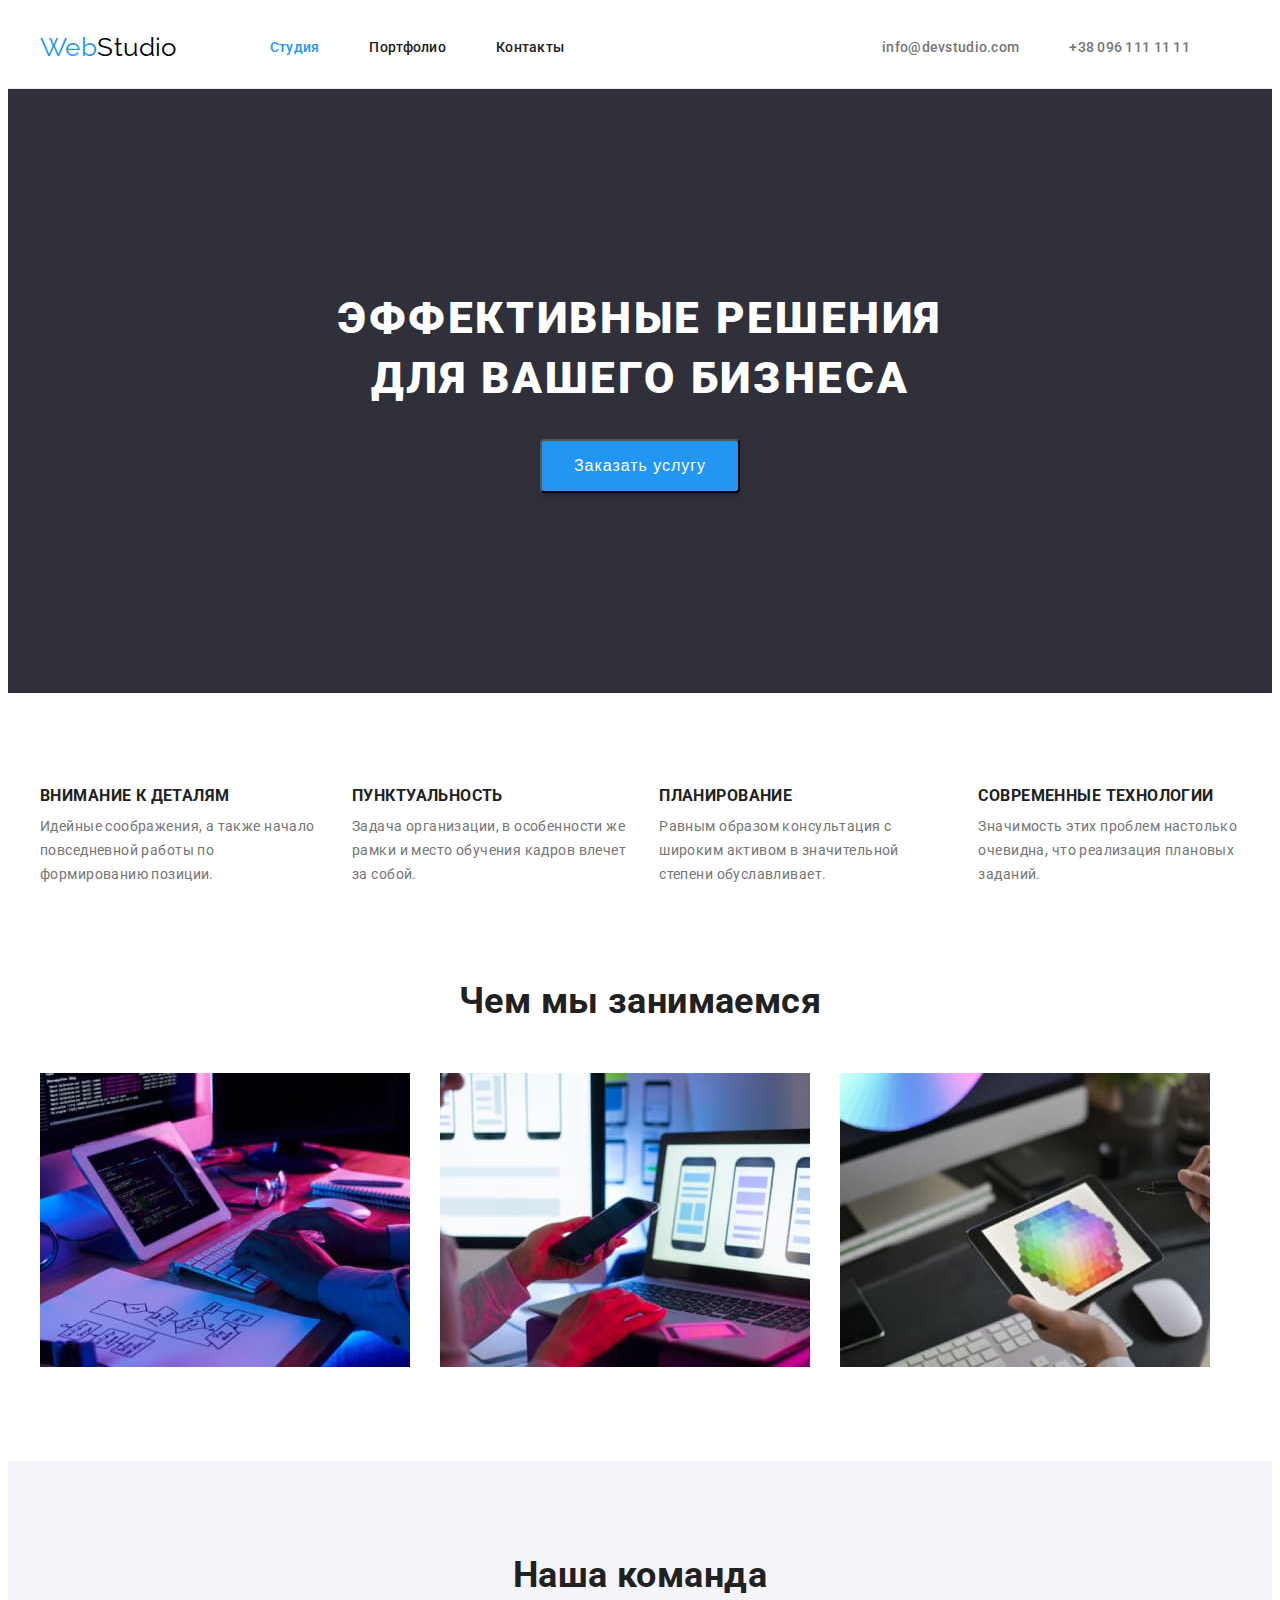
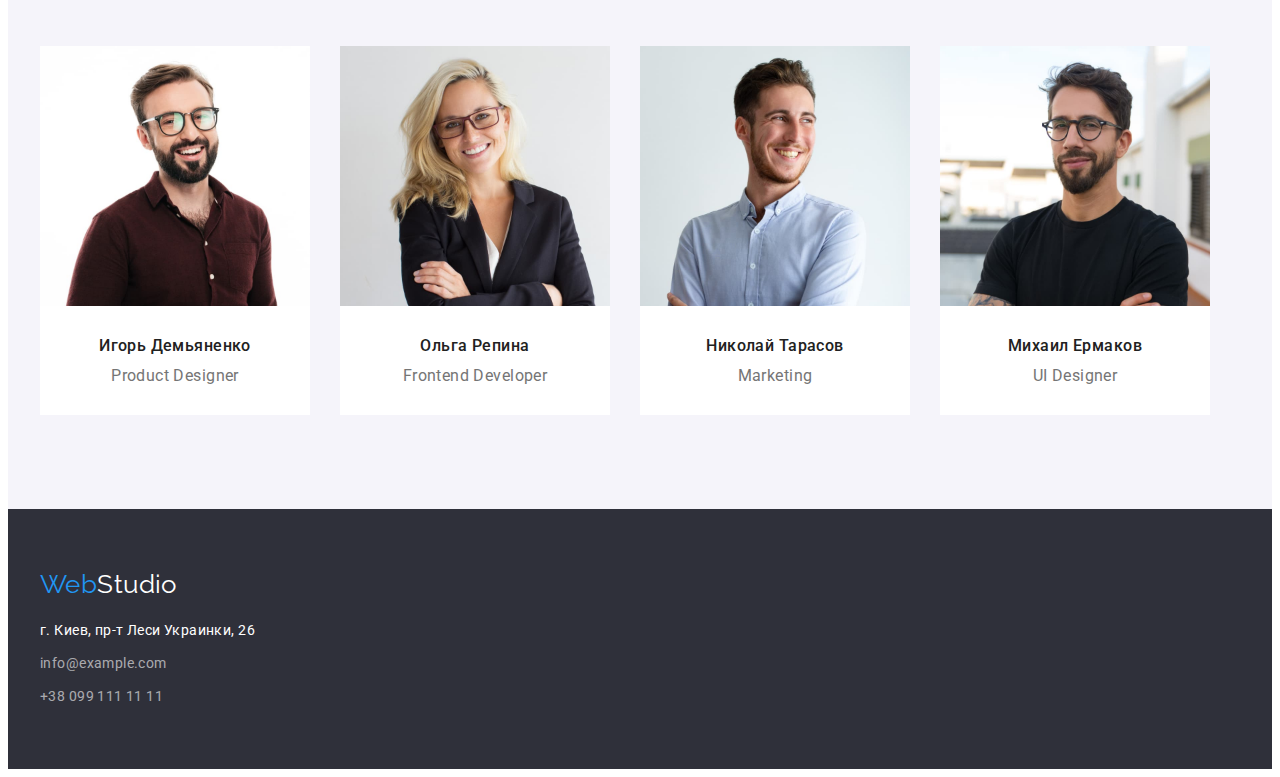
<file: index.html>
<!DOCTYPE html>
<html lang="ru">
<head>
    <meta charset="UTF-8">
    <meta http-equiv="X-UA-Compatible" content="IE=edge">
    <meta name="viewport" content="width=device-width, initial-scale=1.0">
    <title>WebStudio</title>
    <link rel="preconnect" href="https://fonts.gstatic.com">
    <link href="https://fonts.googleapis.com/css2?family=Raleway:wght@700&family=Roboto:wght@400;500;700;900&display=swap" rel="stylesheet">
    <link rel="stylesheet" href="https://cdnjs.cloudflare.com/ajax/libs/modern-normalize/1.1.0/modern-normalize.min.css" integrity="sha512-wpPYUAdjBVSE4KJnH1VR1HeZfpl1ub8YT/NKx4PuQ5NmX2tKuGu6U/JRp5y+Y8XG2tV+wKQpNHVUX03MfMFn9Q==" crossorigin="anonymous" referrerpolicy="no-referrer" />
    <link rel="stylesheet" href="./css/styles.css"/>
</head>
<body>
    <!--HEADER-->
    <header class="header">
        <div class="container header-container">
            <nav class="navigation"> 
                <a class="logo-link link" href="./"><span class="web" lang="en">Web</span>Studio</a>
                <ul class="menu list">
                    <li class="menu-item">
                        <a class="menu-link current link" href="./index.html">Студия</a>
                    </li>
                    <li class="menu-item">
                        <a class="menu-link link" href="/portfolio.html">Портфолио</a>
                    </li>
                    <li class="menu-item">
                        <a class="menu-link link" href="">Контакты</a>
                    </li>
                </ul>
            </nav>
            <ul class="header-contact list">
                <li class="contact-item"><a class="contact-link link" href="mailto:info@devstudio.com">info@devstudio.com</a>
                </li>
                <li class="contact-item"><a class="contact-link link" href="tel:+380961111111">+38 096 111 11 11</a>
                </li>
            </ul>
        </div>
    </header>
    <main class="page">
        <!--HERO-->
        <section class="hero">
            <div class="container">
                <h1 class="hero-title">Эффективные решения для вашего бизнеса</h1>
                <button class="hero-btn" type="button">Заказать услугу</button>
            </div>
        </section>
        
        <!--Преимущества-->
        <section class="advantages block">
            <h2 hidden>Преимущества</h2>
            <div class="container">
                <ul class="advantages-list list">
                    <li class="advantages-item">
                        <h3 class="advantages-title">Внимание к деталям</h3>
                        <p class="description">Идейные соображения, а также начало повседневной работы по формированию позиции.</p>
                    </li>
                    <li class="advantages-item">
                        <h3 class="advantages-title">Пунктуальность</h3>
                        <p class="description">Задача организации, в особенности же рамки и место обучения кадров влечет за собой.</p>
                    </li>
                    <li class="advantages-item">
                        <h3 class="advantages-title">Планирование</h3>
                        <p class="description">Равным образом консультация с широким активом в значительной степени обуславливает.</p>
                    </li>
                    <li class="advantages-item">
                        <h3 class="advantages-title">Современные технологии</h3>
                        <p class="description">Значимость этих проблем настолько очевидна, что реализация плановых заданий.</p>
                    </li>
                </ul>
            </div>
            
        </section>

        <!--Our Work-->
        
        <section class="works">
            <h2 class="section-title">Чем мы занимаемся</h2>
            <div class="container">
                <ul class="work-list list">
                    <li class="work-list-item">
                        <img class="work-pic" src="./images/our-work/box1.jpg" alt="розробка десктопных приложений" width="370" height="294"> 
                    </li>
                    <li class="work-list-item">
                        <img class="work-pic" src="./images/our-work/box2.jpg" alt="розробка мобильных приложений" width="370" height="294">
                    </li>
                    <li class="work-list-item">
                        <img class="work-pic" src="./images/our-work/box3.jpg" alt="розробка дизайна" width="370" height="294">
                    </li>
                </ul>
            </div>
            
        </section>

        <!--Team-->
        <section class="team block">
            <h2 class="section-title">Наша команда</h2>
            <div class="container section">
                <ul class="team-list list">
                    <li class="team-list-item">
                        <img class="team-img" src="./images/team/img1.jpg" alt="Игорь Демьяненко" width="270" height="260">
                        <h3 class="name-title">Игорь Демьяненко</h3>
                        <p class="profession" lang="en">Product Designer</p>
                    </li>
                    <li class="team-list-item">
                        <img class="team-img" src="./images/team/img2.jpg" alt="Ольга Репина" width="270" height="260">
                        <h3 class="name-title">Ольга Репина</h3>
                        <p class="profession" lang="en">Frontend Developer</p>
                    </li>
                    <li class="team-list-item">
                        <img class="team-img" src="./images/team/img3.jpg" alt="Николай Тарасов" width="270" height="260">
                        <h3 class="name-title">Николай Тарасов</h3>
                        <p class="profession" lang="en">Marketing</p>
                    </li>
                    <li class="team-list-item">
                        <img class="team-img" src="./images/team/img4.jpg" alt="Михаил Ермаков" width="270" height="260">
                        <h3 class="name-title">Михаил Ермаков</h3>
                        <p class="profession" lang="en">UI Designer</p>
                    </li>
                </ul>
            </div>     
        </section>
    </main>

    <!--Сontacts-->
    <footer class="footer">
        <div class="container">
            <a class="log-footer link" href="./"> <span class="low-web" lang="en">Web</span>Studio</a>
            <address class="contact">
                <ul class="contact-list list">
                    <li class="footer-contact-item">
                        <a class="contact-item-link link" href="https://goo.gl/maps/GRBL9XpbAMUotbA4A" target="_blank" rel="noopener noreferrer">г. Киев, пр-т Леси Украинки, 26</a>
                    </li>
                    <li class="footer-contact-item">
                        <a class="footer-contact-link link" href="mailto:info@example.com">info@example.com</a>
                    </li>
                    <li class="footer-contact-item">
                        <a class="footer-contact-link link" href="tel:+380991111111">+38 099 111 11 11</a>
                    </li>
                </ul>
            </address>
        </div>
                  
    </footer>

</body>
</html>
</file>
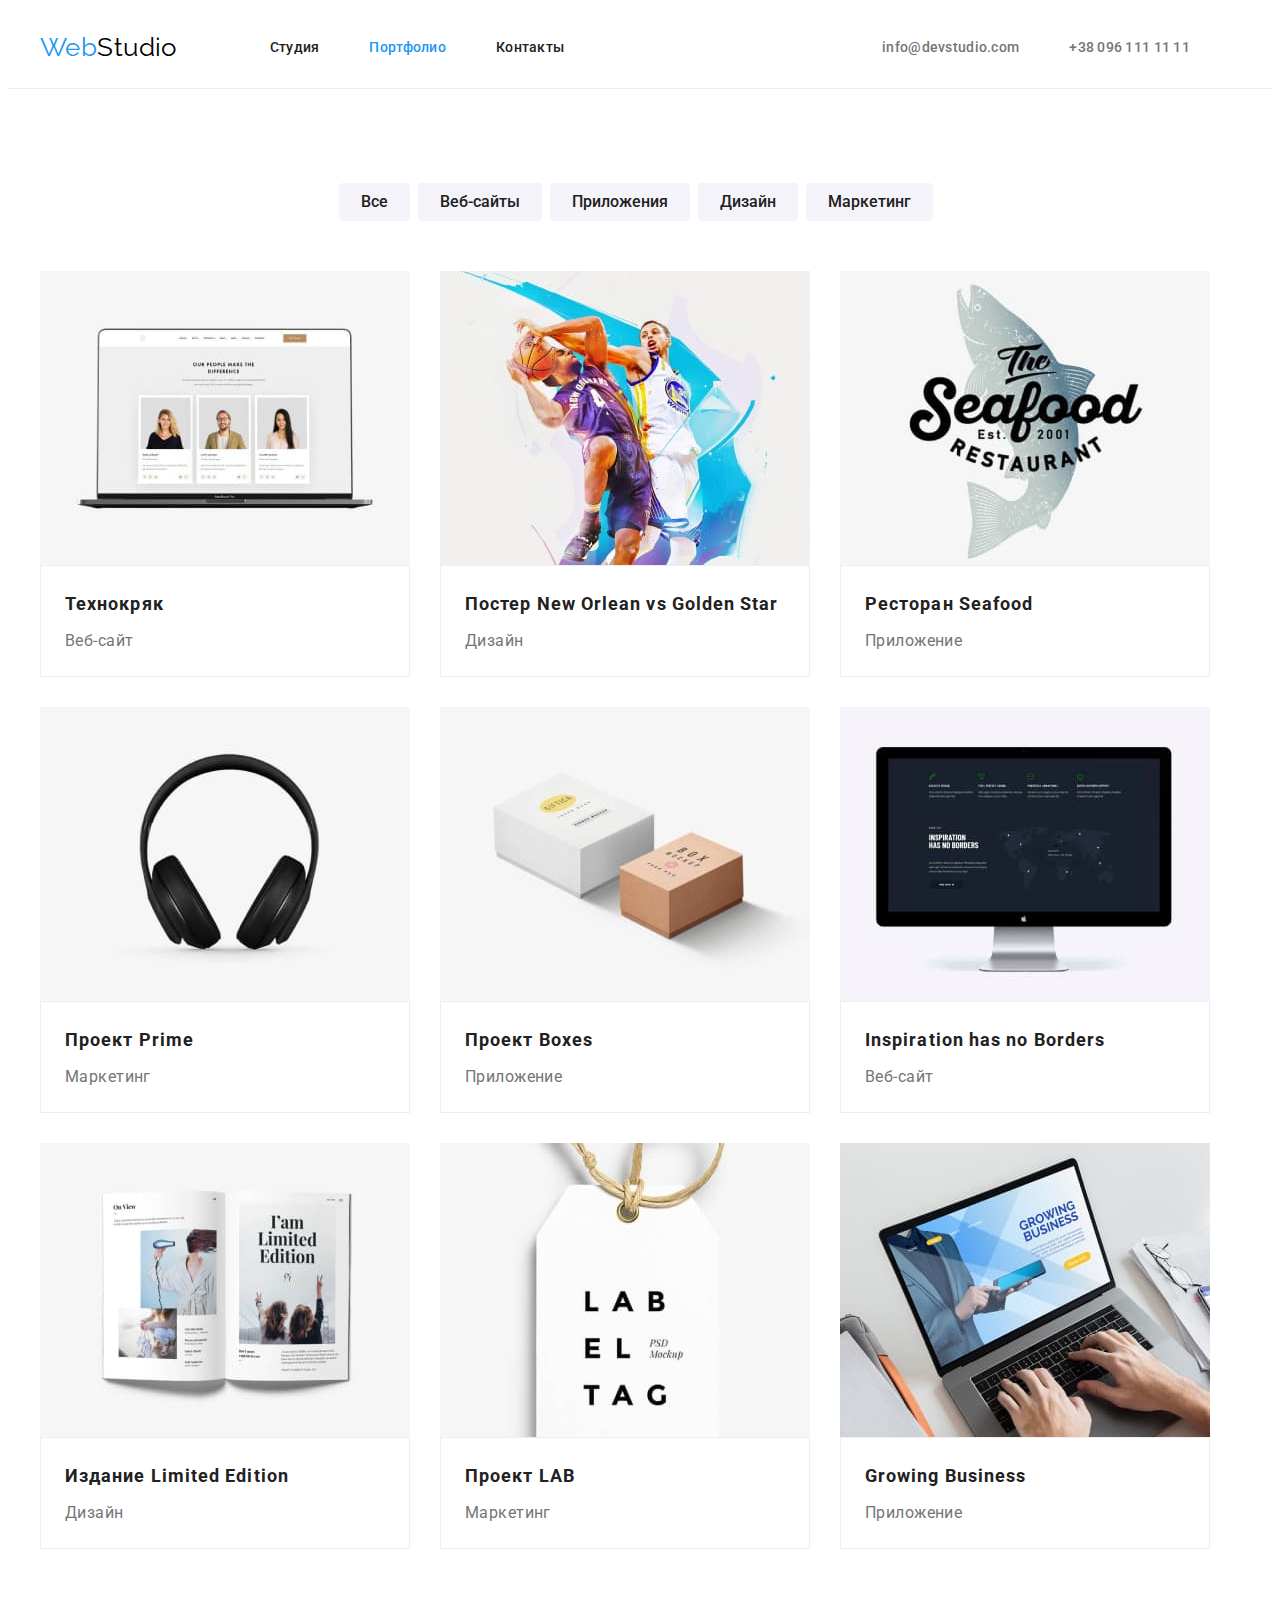
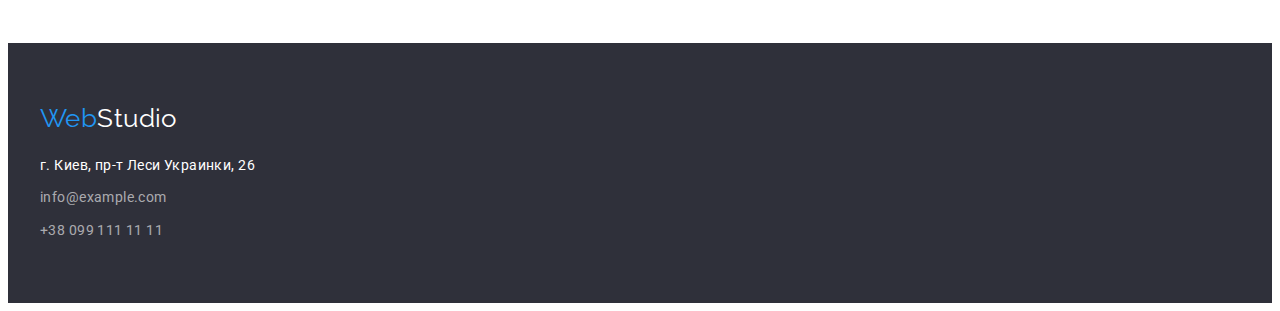
<file: portfolio.html>
<!DOCTYPE html>
<html lang="ru">
<head>
    <meta charset="UTF-8">
    <meta http-equiv="X-UA-Compatible" content="IE=edge">
    <meta name="viewport" content="width=device-width, initial-scale=1.0">
    <title>Portfolio</title>
    <link rel="preconnect" href="https://fonts.gstatic.com">
    <link href="https://fonts.googleapis.com/css2?family=Raleway:wght@700&family=Roboto:wght@400;500;700;900&display=swap" rel="stylesheet">
    <link rel="stylesheet" href="https://cdnjs.cloudflare.com/ajax/libs/modern-normalize/1.1.0/modern-normalize.min.css" integrity="sha512-wpPYUAdjBVSE4KJnH1VR1HeZfpl1ub8YT/NKx4PuQ5NmX2tKuGu6U/JRp5y+Y8XG2tV+wKQpNHVUX03MfMFn9Q==" crossorigin="anonymous" referrerpolicy="no-referrer" />
    <link rel="stylesheet" href="./css/styles.css"/>
</head>
<body>
    <!--HEADER-->
    <header class="header header-port">
        <div class="container header-container">
            <nav class="navigation"> 
                <a class="logo-link link" href="./"><span class="web" lang="en">Web</span>Studio</a>
                <ul class="menu list">
                    <li class="menu-item">
                        <a class="menu-link link" href="./index.html">Студия</a>
                    </li>
                    <li class="menu-item">
                        <a class="menu-link current link" href="./portfolio.html">Портфолио</a>
                    </li>
                    <li class="menu-item">
                        <a class="menu-link link" href="">Контакты</a>
                    </li>
                </ul>
            </nav>
            <ul class="header-contact list">
                <li class="contact-item"><a class="contact-link link" href="mailto:info@devstudio.com">info@devstudio.com</a>
                </li>
                <li class="contact-item"><a class="contact-link link" href="tel:+380961111111">+38 096 111 11 11</a>
                </li>
            </ul>
        </div>
    </header>
    <!--menu-->
    <main class="portfolio-page">
        <section class="project"> 
            <div class="container">
                <ul class="project-btn list">
                    <li class="btn-items">
                        <button class="btn-list" type="button">Все</button>
                    </li>
                    <li class="btn-items">
                        <button class="btn-list" type="button">Веб-сайты</button>
                    </li>
                    <li class="btn-items">
                        <button class="btn-list" type="button">Приложения</button>
                    </li>
                    <li class="btn-items">
                        <button class="btn-list" type="button">Дизайн</button>
                    </li>
                    <li class="btn-items">
                        <button class="btn-list" type="button">Маркетинг</button>
                    </li>
                </ul>
            </div>
            <div class="container">
                <ul class="project-list list">
                    <li class="project-item">
                        <img class="project-icon" src="./images/portfolio-project/img1.jpg" width="370" height="294" alt="Веб-сайт">
                        <div class="project-content">
                            <h3 class="project-title">Технокряк</h3>
                            <p class="project-description">Веб-сайт</p>
                        </div>                        
                    </li>
                    <li class="project-item">
                        <img class="project-icon" src="./images/portfolio-project/img-2.jpg" width="370" height="294" alt="Дизайн">
                        <div class="project-content">
                            <h3 class="project-title">Постер New Orlean vs Golden Star</h3>
                            <p class="project-description">Дизайн</p>
                        </div>  
                    </li>
                    <li class="project-item">
                        <img class="project-icon" src="./images/portfolio-project/img-3.jpg" width="370" height="294" alt="Приложение">
                        <div class="project-content">
                            <h3 class="project-title">Ресторан Seafood</h3>
                            <p class="project-description">Приложение</p>
                        </div>
                    </li>
                    <li class="project-item">
                        <img class="project-icon" src="./images/portfolio-project/img-4.jpg" width="370" height="294" alt="Маркетинг">
                        <div class="project-content">
                            <h3 class="project-title">Проект Prime</h3>
                            <p class="project-description">Маркетинг</p>
                        </div> 
                    </li>
                    <li class="project-item">
                        <img class="project-icon" src="./images/portfolio-project/img-5.jpg" width="370" height="294" alt="Приложение">
                        <div class="project-content">
                            <h3 class="project-title">Проект Boxes</h3>
                            <p class="project-description">Приложение</p>
                        </div>   
                    </li>
                    <li class="project-item">
                        <img class="project-icon" src="./images/portfolio-project/img-6.jpg" width="370" height="294" alt="Веб-сайт">
                        <div class="project-content">
                            <h3 class="project-title">Inspiration has no Borders</h3>
                            <p class="project-description">Веб-сайт</p>
                        </div>
                    </li>
                    <li class="project-item">
                        <img class="project-icon" src="./images/portfolio-project/img-7.jpg" width="370" height="294" alt="Дизайн">
                        <div class="project-content">
                            <h3 class="project-title">Издание Limited Edition</h3>
                            <p class="project-description">Дизайн</p>
                        </div>
                    </li>
                    <li class="project-item">
                        <img class="project-icon" src="./images/portfolio-project/img-8.jpg" width="370" height="294" alt="Маркетинг">
                        <div class="project-content">
                            <h3 class="project-title">Проект LAB</h3>
                            <p class="project-description">Маркетинг</p>
                        </div>
                    </li>
                    <li class="project-item">
                        <img class="project-icon" src="./images/portfolio-project/img-9.jpg" width="370" height="294" alt="Приложение">
                        <div class="project-content">
                            <h3 class="project-title">Growing Business</h3>
                            <p class="project-description">Приложение</p>
                        </div>
                    </li>
                </ul>
            </div>      
        </section>
    </main>

    <!--Сontacts-->
    <footer class="footer">
        <div class="container">
            <a class="log-footer link" href="./"> <span class="low-web" lang="en">Web</span>Studio</a>
            <address class="contact">
                <ul class="contact-list list">
                    <li class="footer-contact-item">
                        <a class="contact-item-link link" href="https://goo.gl/maps/GRBL9XpbAMUotbA4A" target="_blank" rel="noopener noreferrer">г. Киев, пр-т Леси Украинки, 26</a>
                    </li>
                    <li class="footer-contact-item">
                        <a class="footer-contact-link link" href="mailto:info@example.com">info@example.com</a>
                    </li>
                    <li class="footer-contact-item">
                        <a class="footer-contact-link link" href="tel:+380991111111">+38 099 111 11 11</a>
                    </li>
                </ul>
            </address>
        </div>
                  
    </footer>
</body>
</html>
</file>
<file: css/styles.css>
:root{
    --main-accent-color: #2196F3;
    --title-color: #212121;
    --font-famaly: 'Roboto', sans-serif;
    --text-color: #757575;
    --logo-color: #000000;
    --filling-color: #2F303A;
    --btn-site-color: #188CE8;
    --second-font-famaly: 'Raleway', sans-serif;
    --hero-color: #ffffff;
    --footer-color: #ffffff;
    --accent-color: #ffffff;
}

h1,
h2,
h3,
h4,
h5,
h6,
p{
    margin-top: 0;
    margin-bottom: 0;
}
ul,
ol{
    margin-top: 0;
    margin-bottom: 0;
    padding-left: 0;
 }

 img{
     display: block;
 }

 .list{
    list-style: none;
}
.link{
    text-decoration: none;
}

body{
    font-family: var(--font-famaly);
    font-weight: 700;
    font-size: 14px;
    letter-spacing: 0.03em;
    font-weight: 400;
}

.container{
    width: 1200px;
    margin: 0 auto;
    padding-left: 15px;
    padding-right: 15px;
}

/* ========COMPONENTS============ */

.block{
    padding-top: 94px;
    padding-bottom: 94px;
}

/* ==========HEADER=========== */

.header {
    padding-top: 24px;
    padding-bottom: 25px;
    border-bottom: 1px solid #ececec;}

.header-container{
  display: flex;
  align-items: center;
  justify-content: space-between;  
}

.navigation{
    display: flex;
    align-items:center;
}
.menu{
    display: flex;
    align-items: center;
}

.header-contact{
    display: flex;
    align-items: center;
}

.logo-link{
    margin-right: 93px;
}

.menu-item:not(:last-child){
    margin-right: 50px;
}

.logo-link{
    font-family: var(--second-font-famaly);
    font-size: 26px;
    line-height: 1.19;
    color: var(--logo-color);
}
.web{
    color: var(--main-accent-color);
}

.menu-link,
.contact-link {
    font-weight: 500;
    line-height: 1.14;
    letter-spacing: 0.02em;
    color: var(--title-color);}
.contact-link{
    color:var(--text-color);}

.menu-link:hover,
.menu-link:focus{
    color: var(--main-accent-color); 
}
.current{
    color: var(--main-accent-color);
}

.contact-link:hover,
.contact-link:focus{
   color:  var(--main-accent-color);
}
.contact-item{
    margin-right: 50px;
}
/* ==========END HEADER=========== */



/* ==========HERO=========== */
.hero{
    background-color:var(--filling-color);
    padding: 200px 0;
}
.hero-title{
    max-width: 696px;
    text-align: center;
    margin: 0 auto;
    font-weight: 900;
    font-size: 44px;
    line-height: 1.36;
    letter-spacing: 0.06em;
    text-transform: uppercase;
    color: var(--hero-color);
    margin-bottom: 30px;
}
.hero-btn{
    padding: 10px 32px;
    font-size: 16px;
    line-height: 1.87;
    letter-spacing: 0.06em;
    align-items: center;
    color: var(--hero-color);
    background: var(--main-accent-color);
    box-shadow: 0px 4px 4px rgba(0, 0, 0, 0.15);
    border-radius: 4px;
    cursor: pointer;
    margin: 0 auto;
    display: block;
}
.hero-btn:hover,
.hero-btn:focus{
    background: var(--btn-site-color);
}  
/* ==========END HERO=========== */


/* ==========ADVANTAGES=========== */
.advantages-list{
    display: flex;
    flex-basis: calc((100% - 120px) / 4);
    margin-left: -30px;
    margin-top: -30px;
}
.advantages-item{
    margin-left: 30px;
    margin-top: 30px;
}
.advantages-title{
    line-height: 1.14;
    text-transform: uppercase;
    color: var(--title-color);
    margin-bottom: 10px;
}
.description{
    line-height: 1.71;
    color:var(--text-color);
}
/* ==========END ADVANTAGES=========== */


/* ==========OUR WORKS=========== */
.works{
    padding-bottom: 94px;
}
.work-list{
    display: flex;
    flex-basis: calc((100% - 90px) / 3);
    margin-left: -30px;
    margin-top: -30px;
}
.work-list-item{
    margin-left: 30px;
    margin-top: 30px;
}
.section-title{
    margin-bottom: 50px;
    font-size: 36px;
    line-height: 1.16;
    text-align: center;
    color: var(--title-color);
    margin-bottom: 50px;
}
/* ==========END OUR WORKS=========== */

/* ===================TEAM================= */
.team{
    background-color: #F5F4FA;
}

.team-list{
    display: flex;
    flex-wrap: wrap;
    flex-basis: calc((100% - 120px) / 4);
    margin-left: -30px;
    margin-top: -30px;
}

.team-list-item{
    margin-left: 30px;
    margin-top: 30px;
    background: #ffffff;
}
.team-img{
    margin-bottom: 30px;
}

.name-title{
    font-weight: 500;
    font-size: 16px;
    line-height: 1.19;
    text-align: center;
    margin-bottom: 10px;
    color: var(--title-color);
}
.profession{
    font-size: 16px;
    line-height: 1.19;
    text-align: center;
    color: var(--text-color);
    margin-bottom: 30px;
}
/* ===============END TEAM================= */

/* ===============FOOTER================= */
.footer{
    background: var(--filling-color);
}
.footer{
    padding-top: 60px;
    padding-bottom: 60px;
}
.contact{
    font-style: normal;
    margin-top: 20px;
}
.log-footer{
    font-family: var(--second-font-famaly);
    font-size: 26px;
    line-height: 1.19;
    color: var(--footer-color);
}
.low-web{
    color: var(--main-accent-color);
}

.contact-item-link{
    line-height: 1.71;
    color: var(--footer-color);
}

.footer-contact-item:not(:last-child) {
    margin-bottom: 9px;
}

.footer-contact-link{
    line-height: 1.71;
    color: rgba(255, 255, 255, 0.6);
}
.footer-contact-link:hover,
.footer-contact-link:focus{
    color: var(--accent-color);
}
/* ===============END FOOTER================= */


/* ===============PORTFOLIO PROJECT================= */
.project{
    padding-top: 94px;
    padding-bottom: 94px;
}
.header-port{
    border-bottom: 1px solid #ececec;
}
.project-btn{
    display: flex;
    justify-content: center;
}
.btn-list{ 
    font-family: var(--font-famaly);
    font-weight: 500;
    font-size: 16px ;
    line-height: 1.62;
    color:var(--title-color);
    background-color: #F5F4FA;
    cursor: pointer;
    border-radius: 4px;
    padding: 6px 22px;
    border: none;
}
.btn-list:hover,
.btn-list:focus{
    background: var(--main-accent-color);
    color:var(--accent-color);
}
.btn-items{
    margin-bottom: 50px;
    margin-right: 8px;
}

.btn-items:not(:last-child) {
    margin-right: 8px;
}

.project-list{
   display: flex;
   flex-wrap: wrap;
   flex-basis: calc((100% - 90px) / 3);
   margin-left: -30px;
   margin-top: -30px;
   align-content: center; 
}

.project-item{
    margin-left: 30px;
    margin-top: 30px; 
}

.project-content{
    border: 1px solid #EEEEEE;
    padding: 20px 24px; 
}

.project-title{
    font-size: 18px;
    line-height: 2;
    letter-spacing: 0.06em;
    color: var(--title-color);
    margin-bottom: 4px;
}
/* .project-icon{
    margin-bottom: 20px;
} */

.project-description{
    font-size: 16px;
    line-height: 1.87;
    color: var(--text-color);
}
/* ===============END PORTFOLIO PROJECT================= */
</file>
